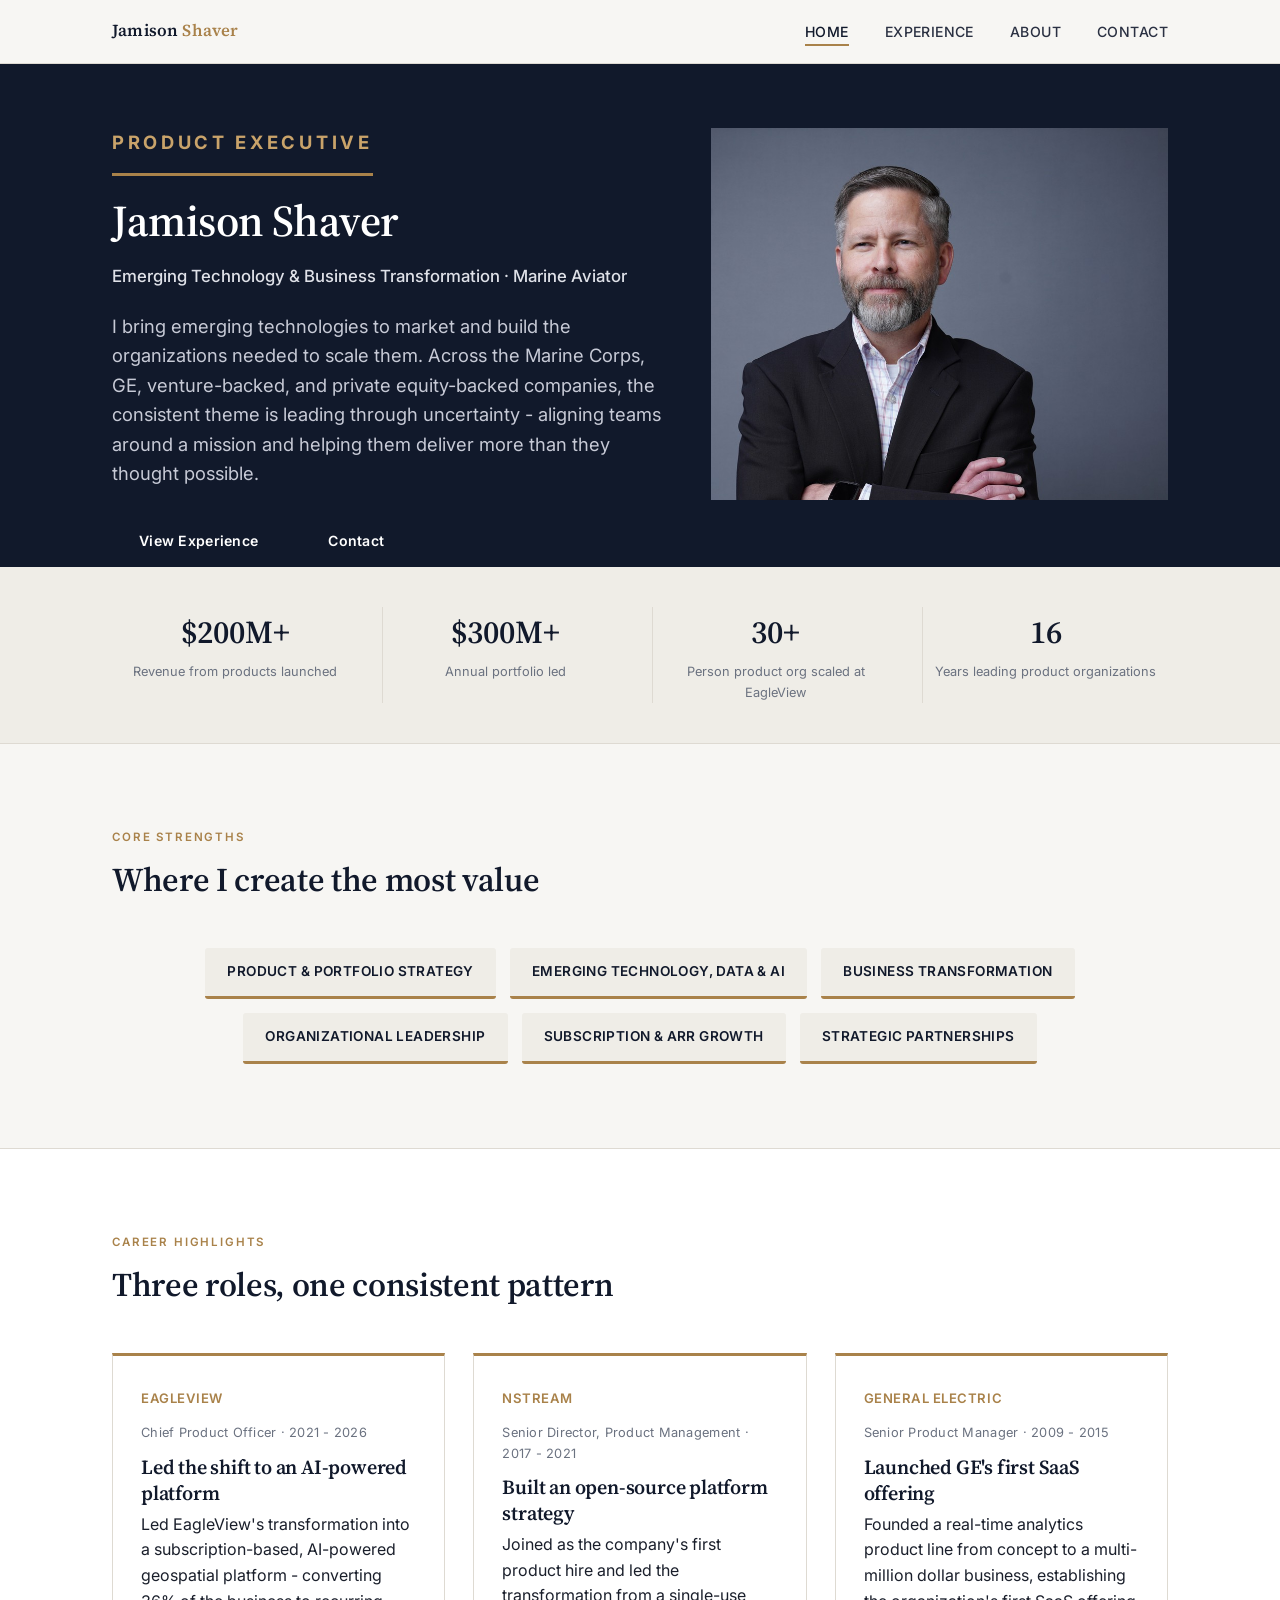
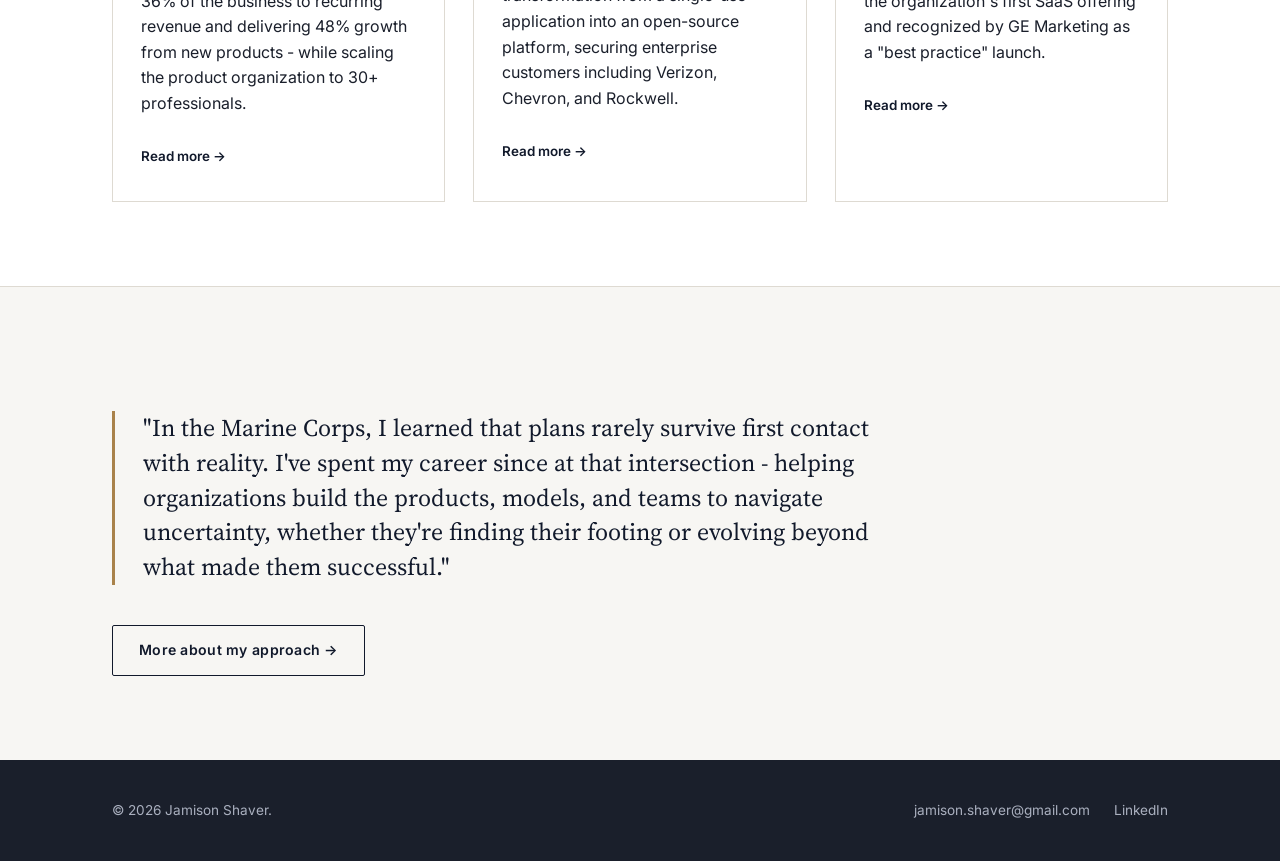
<file: index.html>
<!DOCTYPE html>
<html lang="en">
<head>
<meta charset="UTF-8" />
<meta name="viewport" content="width=device-width, initial-scale=1.0" />
<title>Jamison Shaver - Product Executive</title>
<meta name="description" content="Jamison Shaver - Product Executive specializing in emerging technology, business transformation, and organizational leadership. Former Marine Aviator." />
<link rel="preconnect" href="https://fonts.googleapis.com">
<link rel="preconnect" href="https://fonts.gstatic.com" crossorigin>
<link href="https://fonts.googleapis.com/css2?family=Inter:wght@400;500;600;700&family=Source+Serif+4:wght@500;600;700&display=swap" rel="stylesheet">
<link rel="stylesheet" href="assets/css/style.css?v=14" />
<link rel="icon" type="image/svg+xml" href="assets/img/favicon.svg" />
<meta property="og:title" content="Jamison Shaver" />
<meta property="og:description" content="Product Executive specializing in emerging technology, business transformation, and organizational leadership. Former Marine Aviator." />
<meta property="og:image" content="https://jamison-shaver.github.io/assets/img/headshot-square.jpg" />
<meta property="og:type" content="website" />
</head>
<body>

<header class="site-header">
  <nav class="nav">
    <a class="nav-brand" href="index.html">Jamison <span>Shaver</span></a>
    <ul class="nav-links">
      <li><a href="index.html" class="active">Home</a></li>
      <li><a href="experience.html">Experience</a></li>
      <li><a href="about.html">About</a></li>
      <li><a href="contact.html">Contact</a></li>
    </ul>
    <button class="nav-toggle" aria-label="Toggle menu"><span></span><span></span><span></span></button>
  </nav>
</header>

<section class="hero">
  <div class="wrap">
    <div class="hero-copy">
      <span class="eyebrow">Product Executive</span>
      <h1>Jamison Shaver</h1>
      <p class="hero-title-line">Emerging Technology &amp; Business Transformation&nbsp;&middot;&nbsp;Marine Aviator</p>
      <p class="lede">I bring emerging technologies to market and build the organizations needed to scale them. Across the Marine Corps, GE, venture-backed, and private equity-backed companies, the consistent theme is leading through uncertainty - aligning teams around a mission and helping them deliver more than they thought possible.</p>
      <div class="btn-row">
        <a class="btn btn-primary" href="experience.html">View Experience</a>
        <a class="btn btn-ghost" href="contact.html">Contact</a>
      </div>
    </div>
    <div class="hero-photo">
      <img src="assets/img/headshot-hero.jpg" alt="Portrait of Jamison Shaver" />
    </div>
  </div>
</section>

<div class="stats-band">
  <div class="wrap">
    <div class="stats-grid">
      <div class="stat">
        <div class="stat-num">$200M+</div>
        <div class="stat-label">Revenue from products launched</div>
      </div>
      <div class="stat">
        <div class="stat-num">$300M+</div>
        <div class="stat-label">Annual portfolio led</div>
      </div>
      <div class="stat">
        <div class="stat-num">30+</div>
        <div class="stat-label">Person product org scaled at EagleView</div>
      </div>
      <div class="stat">
        <div class="stat-num">16</div>
        <div class="stat-label">Years leading product organizations</div>
      </div>
    </div>
  </div>
</div>

<section>
  <div class="wrap">
    <div class="section-head">
      <span class="eyebrow">Core Strengths</span>
      <h2>Where I create the most value</h2>
    </div>
    <div class="tags">
      <span class="tag">Product &amp; Portfolio Strategy</span>
      <span class="tag">Emerging Technology, Data &amp; AI</span>
      <span class="tag">Business Transformation</span>
      <span class="tag">Organizational Leadership</span>
      <span class="tag">Subscription &amp; ARR Growth</span>
      <span class="tag">Strategic Partnerships</span>
    </div>
  </div>
</section>

<section class="section-alt">
  <div class="wrap">
    <div class="section-head">
      <span class="eyebrow">Career Highlights</span>
      <h2>Three roles, one consistent pattern</h2>
    </div>
    <div class="cards">
      <div class="card">
        <span class="company">EagleView</span>
        <div class="role-dates">Chief Product Officer · 2021 - 2026</div>
        <h3>Led the shift to an AI-powered platform</h3>
        <p>Led EagleView's transformation into a subscription-based, AI-powered geospatial platform - converting 36% of the business to recurring revenue and delivering 48% growth from new products - while scaling the product organization to 30+ professionals.</p>
        <a class="card-link" href="experience.html#eagleview">Read more →</a>
      </div>
      <div class="card">
        <span class="company">Nstream</span>
        <div class="role-dates">Senior Director, Product Management · 2017 - 2021</div>
        <h3>Built an open-source platform strategy</h3>
        <p>Joined as the company's first product hire and led the transformation from a single-use application into an open-source platform, securing enterprise customers including Verizon, Chevron, and Rockwell.</p>
        <a class="card-link" href="experience.html#nstream">Read more →</a>
      </div>
      <div class="card">
        <span class="company">General Electric</span>
        <div class="role-dates">Senior Product Manager · 2009 - 2015</div>
        <h3>Launched GE's first SaaS offering</h3>
        <p>Founded a real-time analytics product line from concept to a multi-million dollar business, establishing the organization's first SaaS offering and recognized by GE Marketing as a "best practice" launch.</p>
        <a class="card-link" href="experience.html#ge">Read more →</a>
      </div>
    </div>
  </div>
</section>

<section>
  <div class="wrap">
    <div class="pull-quote">
      "In the Marine Corps, I learned that plans rarely survive first contact with reality. I've spent my career since at that intersection - helping organizations build the products, models, and teams to navigate uncertainty, whether they're finding their footing or evolving beyond what made them successful."
    </div>
    <div class="btn-row">
      <a class="btn btn-ghost" href="about.html">More about my approach →</a>
    </div>
  </div>
</section>

<footer>
  <div class="wrap footer-row">
    <div>© 2026 Jamison Shaver.</div>
    <div class="footer-links">
      <a href="mailto:jamison.shaver@gmail.com">jamison.shaver@gmail.com</a>
      <a href="https://www.linkedin.com/in/jamisonshaver/" target="_blank" rel="noopener">LinkedIn</a>
    </div>
  </div>
</footer>

<script src="assets/js/main.js"></script>
</body>
</html>
</file>
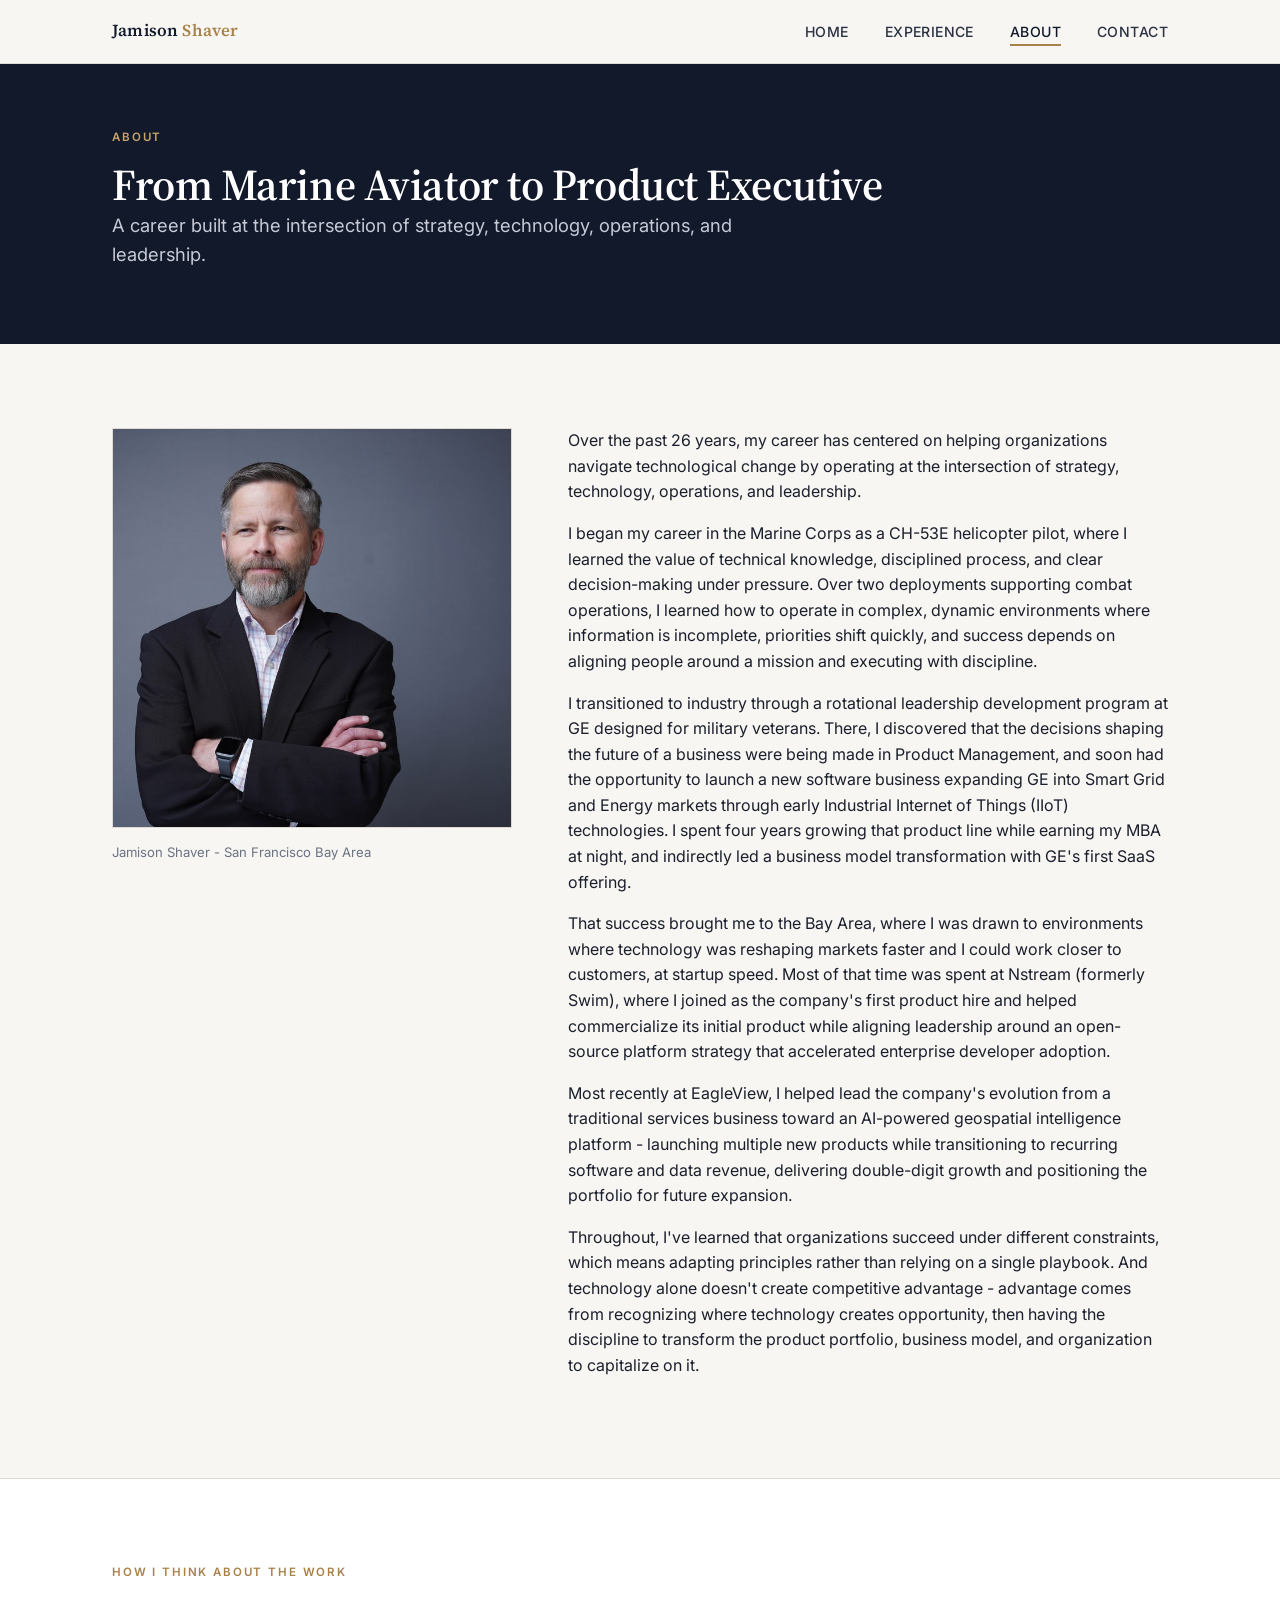
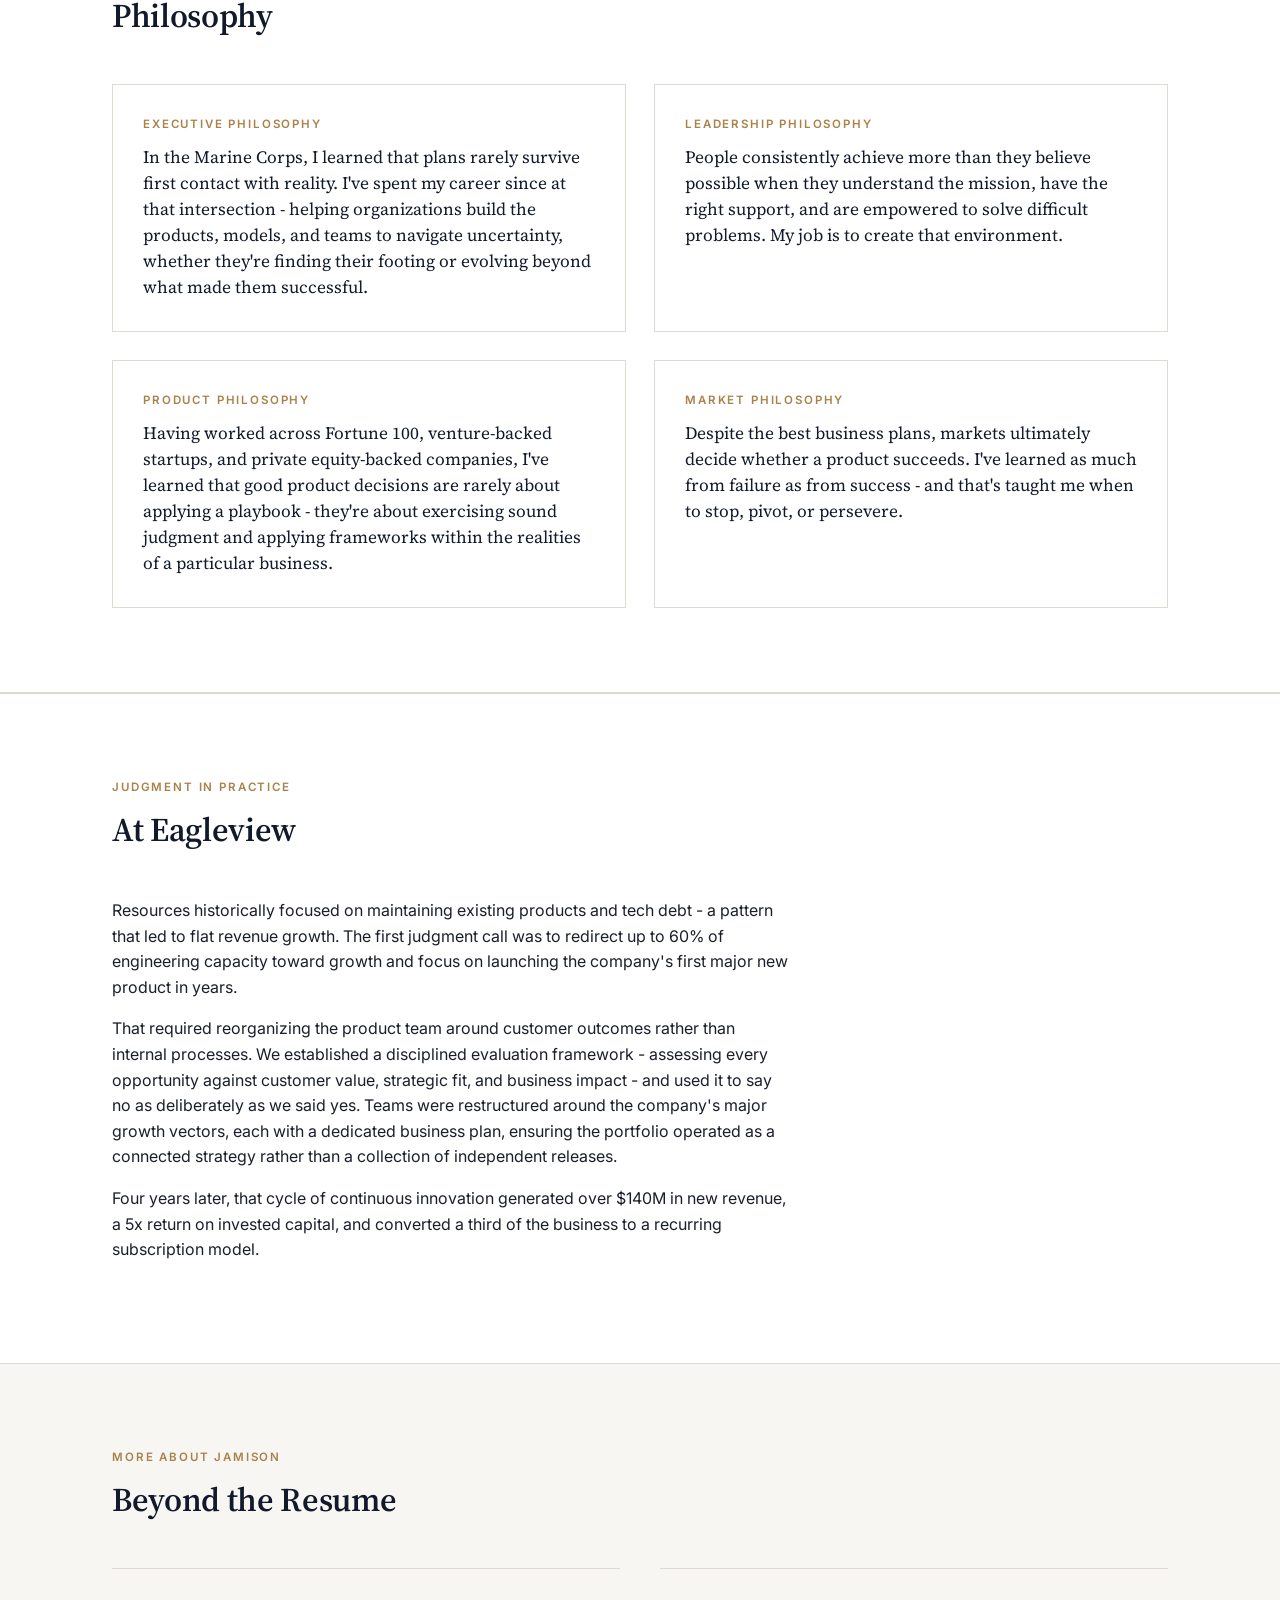
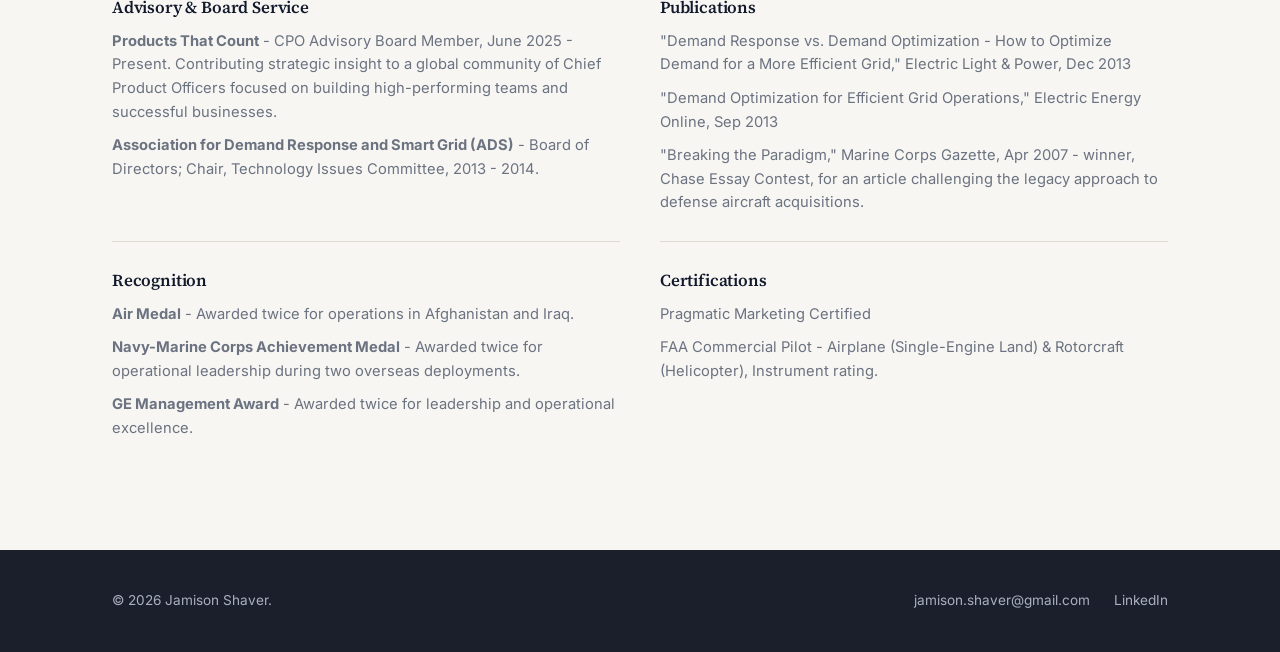
<file: about.html>
<!DOCTYPE html>
<html lang="en">
<head>
<meta charset="UTF-8" />
<meta name="viewport" content="width=device-width, initial-scale=1.0" />
<title>About - Jamison Shaver</title>
<meta name="description" content="From Marine Aviator to Product Executive - Jamison Shaver's approach to leadership, product, and navigating technology-driven change." />
<link rel="preconnect" href="https://fonts.googleapis.com">
<link rel="preconnect" href="https://fonts.gstatic.com" crossorigin>
<link href="https://fonts.googleapis.com/css2?family=Inter:wght@400;500;600;700&family=Source+Serif+4:wght@500;600;700&display=swap" rel="stylesheet">
<link rel="stylesheet" href="assets/css/style.css?v=14" />
<link rel="icon" type="image/svg+xml" href="assets/img/favicon.svg" />
<meta property="og:title" content="About - Jamison Shaver" />
<meta property="og:description" content="From Marine Aviator to Product Executive - Jamison Shaver's approach to leadership, product, and navigating technology-driven change." />
<meta property="og:image" content="assets/img/headshot-square.jpg" />
<meta property="og:type" content="website" />
<style>
  .about-grid { display: grid; grid-template-columns: 0.8fr 1.2fr; gap: 56px; align-items: start; }
  .about-photo img { border: 1px solid var(--line); }
  .about-photo .cap { font-size: 0.82rem; color: var(--muted); margin-top: 14px; }
  @media (max-width: 880px) {
    .about-grid { grid-template-columns: 1fr; gap: 32px; }
    .about-photo { max-width: 320px; margin: 0 auto; }
  }
</style>
</head>
<body>

<header class="site-header">
  <nav class="nav">
    <a class="nav-brand" href="index.html">Jamison <span>Shaver</span></a>
    <ul class="nav-links">
      <li><a href="index.html">Home</a></li>
      <li><a href="experience.html">Experience</a></li>
      <li><a href="about.html" class="active">About</a></li>
      <li><a href="contact.html">Contact</a></li>
    </ul>
    <button class="nav-toggle" aria-label="Toggle menu"><span></span><span></span><span></span></button>
  </nav>
</header>

<section class="page-hero">
  <div class="wrap">
    <span class="eyebrow">About</span>
    <h1>From Marine Aviator to Product Executive</h1>
    <p class="lede">A career built at the intersection of strategy, technology, operations, and leadership.</p>
  </div>
</section>

<section>
  <div class="wrap">
    <div class="about-grid">
      <div class="about-photo">
        <img src="assets/img/headshot-square.jpg" alt="Portrait of Jamison Shaver" />
        <p class="cap">Jamison Shaver - San Francisco Bay Area</p>
      </div>
      <div class="prose">
        <p>Over the past 26 years, my career has centered on helping organizations navigate technological change by operating at the intersection of strategy, technology, operations, and leadership.</p>
        <p>I began my career in the Marine Corps as a CH-53E helicopter pilot, where I learned the value of technical knowledge, disciplined process, and clear decision-making under pressure. Over two deployments supporting combat operations, I learned how to operate in complex, dynamic environments where information is incomplete, priorities shift quickly, and success depends on aligning people around a mission and executing with discipline.</p>
        <p>I transitioned to industry through a rotational leadership development program at GE designed for military veterans. There, I discovered that the decisions shaping the future of a business were being made in Product Management, and soon had the opportunity to launch a new software business expanding GE into Smart Grid and Energy markets through early Industrial Internet of Things (IIoT) technologies. I spent four years growing that product line while earning my MBA at night, and indirectly led a business model transformation with GE's first SaaS offering.</p>
        <p>That success brought me to the Bay Area, where I was drawn to environments where technology was reshaping markets faster and I could work closer to customers, at startup speed. Most of that time was spent at Nstream (formerly Swim), where I joined as the company's first product hire and helped commercialize its initial product while aligning leadership around an open-source platform strategy that accelerated enterprise developer adoption.</p>
        <p>Most recently at EagleView, I helped lead the company's evolution from a traditional services business toward an AI-powered geospatial intelligence platform - launching multiple new products while transitioning to recurring software and data revenue, delivering double-digit growth and positioning the portfolio for future expansion.</p>
        <p>Throughout, I've learned that organizations succeed under different constraints, which means adapting principles rather than relying on a single playbook. And technology alone doesn't create competitive advantage - advantage comes from recognizing where technology creates opportunity, then having the discipline to transform the product portfolio, business model, and organization to capitalize on it.</p>
      </div>
    </div>
  </div>
</section>

<section class="section-alt">
  <div class="wrap">
    <div class="section-head">
      <span class="eyebrow">How I Think About the Work</span>
      <h2>Philosophy</h2>
    </div>
    <div class="philosophy-grid">
      <div class="phil-card">
        <span class="eyebrow">Executive Philosophy</span>
        <p>In the Marine Corps, I learned that plans rarely survive first contact with reality. I've spent my career since at that intersection - helping organizations build the products, models, and teams to navigate uncertainty, whether they're finding their footing or evolving beyond what made them successful.</p>
      </div>
      <div class="phil-card">
        <span class="eyebrow">Leadership Philosophy</span>
        <p>People consistently achieve more than they believe possible when they understand the mission, have the right support, and are empowered to solve difficult problems. My job is to create that environment.</p>
      </div>
      <div class="phil-card">
        <span class="eyebrow">Product Philosophy</span>
        <p>Having worked across Fortune 100, venture-backed startups, and private equity-backed companies, I've learned that good product decisions are rarely about applying a playbook - they're about exercising sound judgment and applying frameworks within the realities of a particular business.</p>
      </div>
      <div class="phil-card">
        <span class="eyebrow">Market Philosophy</span>
        <p>Despite the best business plans, markets ultimately decide whether a product succeeds. I've learned as much from failure as from success - and that's taught me when to stop, pivot, or persevere.</p>
      </div>
    </div>
  </div>
</section>

<section class="section-alt">
  <div class="wrap">
    <div class="section-head">
      <span class="eyebrow">Judgment in Practice</span>
      <h2>At Eagleview</h2>
    </div>
    <div class="prose" style="max-width: 680px;">
      <p>Resources historically focused on maintaining existing products and tech debt - a pattern that led to flat revenue growth. The first judgment call was to redirect up to 60% of engineering capacity toward growth and focus on launching the company's first major new product in years.</p>
      <p>That required reorganizing the product team around customer outcomes rather than internal processes. We established a disciplined evaluation framework - assessing every opportunity against customer value, strategic fit, and business impact - and used it to say no as deliberately as we said yes. Teams were restructured around the company's major growth vectors, each with a dedicated business plan, ensuring the portfolio operated as a connected strategy rather than a collection of independent releases.</p>
      <p>Four years later, that cycle of continuous innovation generated over $140M in new revenue, a 5x return on invested capital, and converted a third of the business to a recurring subscription model.</p>
    </div>
  </div>
</section>

<section>
  <div class="wrap">
    <div class="section-head">
      <span class="eyebrow">More About Jamison</span>
      <h2>Beyond the Resume</h2>
    </div>
    <div class="beyond-grid">
      <div class="beyond-item">
        <h4>Advisory &amp; Board Service</h4>
        <p><strong>Products That Count</strong> - CPO Advisory Board Member, June 2025 - Present. Contributing strategic insight to a global community of Chief Product Officers focused on building high-performing teams and successful businesses.</p>
        <p><strong>Association for Demand Response and Smart Grid (ADS)</strong> - Board of Directors; Chair, Technology Issues Committee, 2013 - 2014.</p>
      </div>
      <div class="beyond-item">
        <h4>Publications</h4>
        <p>"Demand Response vs. Demand Optimization - How to Optimize Demand for a More Efficient Grid," Electric Light &amp; Power, Dec 2013</p>
        <p>"Demand Optimization for Efficient Grid Operations," Electric Energy Online, Sep 2013</p>
        <p>"Breaking the Paradigm," Marine Corps Gazette, Apr 2007 - winner, Chase Essay Contest, for an article challenging the legacy approach to defense aircraft acquisitions.</p>
      </div>
      <div class="beyond-item">
        <h4>Recognition</h4>
        <p><strong>Air Medal</strong> - Awarded twice for operations in Afghanistan and Iraq.</p>
        <p><strong>Navy-Marine Corps Achievement Medal</strong> - Awarded twice for operational leadership during two overseas deployments.</p>
        <p><strong>GE Management Award</strong> - Awarded twice for leadership and operational excellence.</p>
      </div>
      <div class="beyond-item">
        <h4>Certifications</h4>
        <p>Pragmatic Marketing Certified</p>
        <p>FAA Commercial Pilot - Airplane (Single-Engine Land) &amp; Rotorcraft (Helicopter), Instrument rating.</p>
      </div>
    </div>
  </div>
</section>

<footer>
  <div class="wrap footer-row">
    <div>© 2026 Jamison Shaver.</div>
    <div class="footer-links">
      <a href="mailto:jamison.shaver@gmail.com">jamison.shaver@gmail.com</a>
      <a href="https://www.linkedin.com/in/jamisonshaver/" target="_blank" rel="noopener">LinkedIn</a>
    </div>
  </div>
</footer>

<script src="assets/js/main.js"></script>
</body>
</html>
</file>
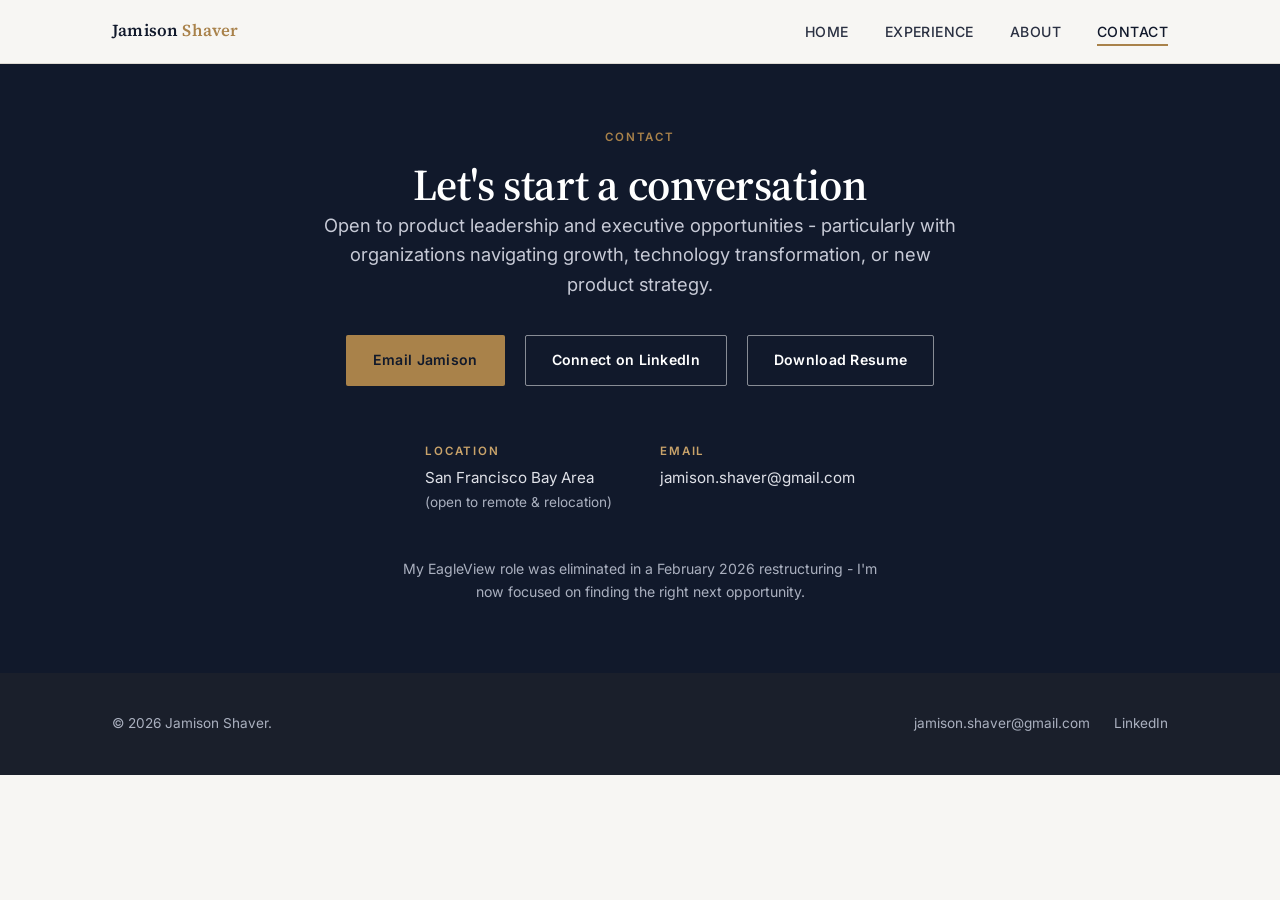
<file: contact.html>
<!DOCTYPE html>
<html lang="en">
<head>
<meta charset="UTF-8" />
<meta name="viewport" content="width=device-width, initial-scale=1.0" />
<title>Contact - Jamison Shaver</title>
<meta name="description" content="Get in touch with Jamison Shaver - Product Executive based in the San Francisco Bay Area." />
<link rel="preconnect" href="https://fonts.googleapis.com">
<link rel="preconnect" href="https://fonts.gstatic.com" crossorigin>
<link href="https://fonts.googleapis.com/css2?family=Inter:wght@400;500;600;700&family=Source+Serif+4:wght@500;600;700&display=swap" rel="stylesheet">
<link rel="stylesheet" href="assets/css/style.css?v=14" />
<link rel="icon" type="image/svg+xml" href="assets/img/favicon.svg" />
<meta property="og:title" content="Contact - Jamison Shaver" />
<meta property="og:description" content="Get in touch with Jamison Shaver - Product Executive based in the San Francisco Bay Area." />
<meta property="og:image" content="assets/img/headshot-square.jpg" />
<meta property="og:type" content="website" />
</head>
<body>

<header class="site-header">
  <nav class="nav">
    <a class="nav-brand" href="index.html">Jamison <span>Shaver</span></a>
    <ul class="nav-links">
      <li><a href="index.html">Home</a></li>
      <li><a href="experience.html">Experience</a></li>
      <li><a href="about.html">About</a></li>
      <li><a href="contact.html" class="active">Contact</a></li>
    </ul>
    <button class="nav-toggle" aria-label="Toggle menu"><span></span><span></span><span></span></button>
  </nav>
</header>

<section class="contact-hero">
  <div class="wrap">
    <span class="eyebrow">Contact</span>
    <h1>Let's start a conversation</h1>
    <p class="lede">Open to product leadership and executive opportunities - particularly with organizations navigating growth, technology transformation, or new product strategy.</p>
    <div class="contact-methods">
      <a class="btn btn-primary" href="mailto:jamison.shaver@gmail.com">Email Jamison</a>
      <a class="btn btn-ghost" href="https://www.linkedin.com/in/jamisonshaver/" target="_blank" rel="noopener">Connect on LinkedIn</a>
      <a class="btn btn-ghost" href="assets/docs/Jamison-Shaver-Resume.pdf" download>Download Resume</a>
    </div>

    <div class="contact-meta">
      <div class="contact-meta-item">
        <span class="eyebrow">Location</span>
        <p>San Francisco Bay Area</p>
        <p class="meta-sub">(open to remote &amp; relocation)</p>
      </div>
      <div class="contact-meta-item">
        <span class="eyebrow">Email</span>
        <p>jamison.shaver@gmail.com</p>
      </div>
    </div>
    <p class="contact-note">My EagleView role was eliminated in a February 2026 restructuring - I'm now focused on finding the right next opportunity.</p>
  </div>
</section>

<footer>
  <div class="wrap footer-row">
    <div>© 2026 Jamison Shaver.</div>
    <div class="footer-links">
      <a href="mailto:jamison.shaver@gmail.com">jamison.shaver@gmail.com</a>
      <a href="https://www.linkedin.com/in/jamisonshaver/" target="_blank" rel="noopener">LinkedIn</a>
    </div>
  </div>
</footer>

<script src="assets/js/main.js"></script>
</body>
</html>
</file>
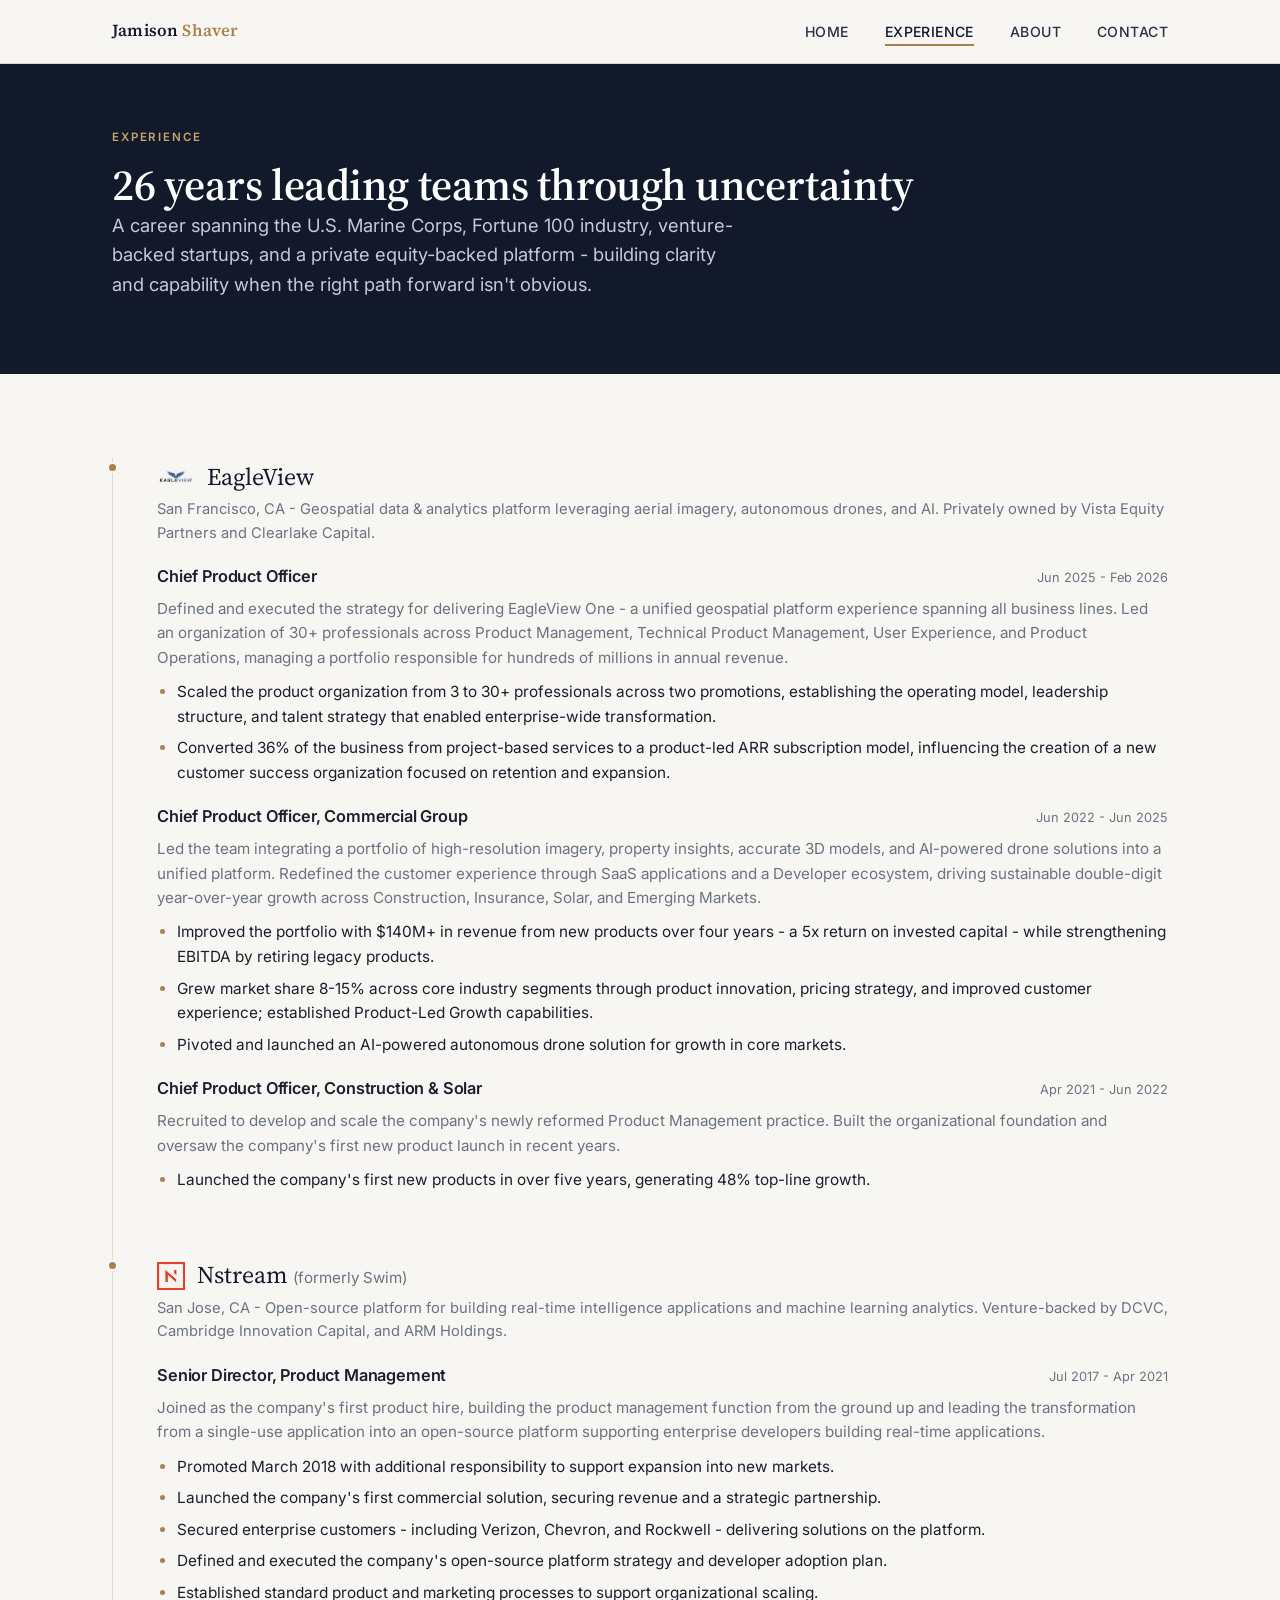
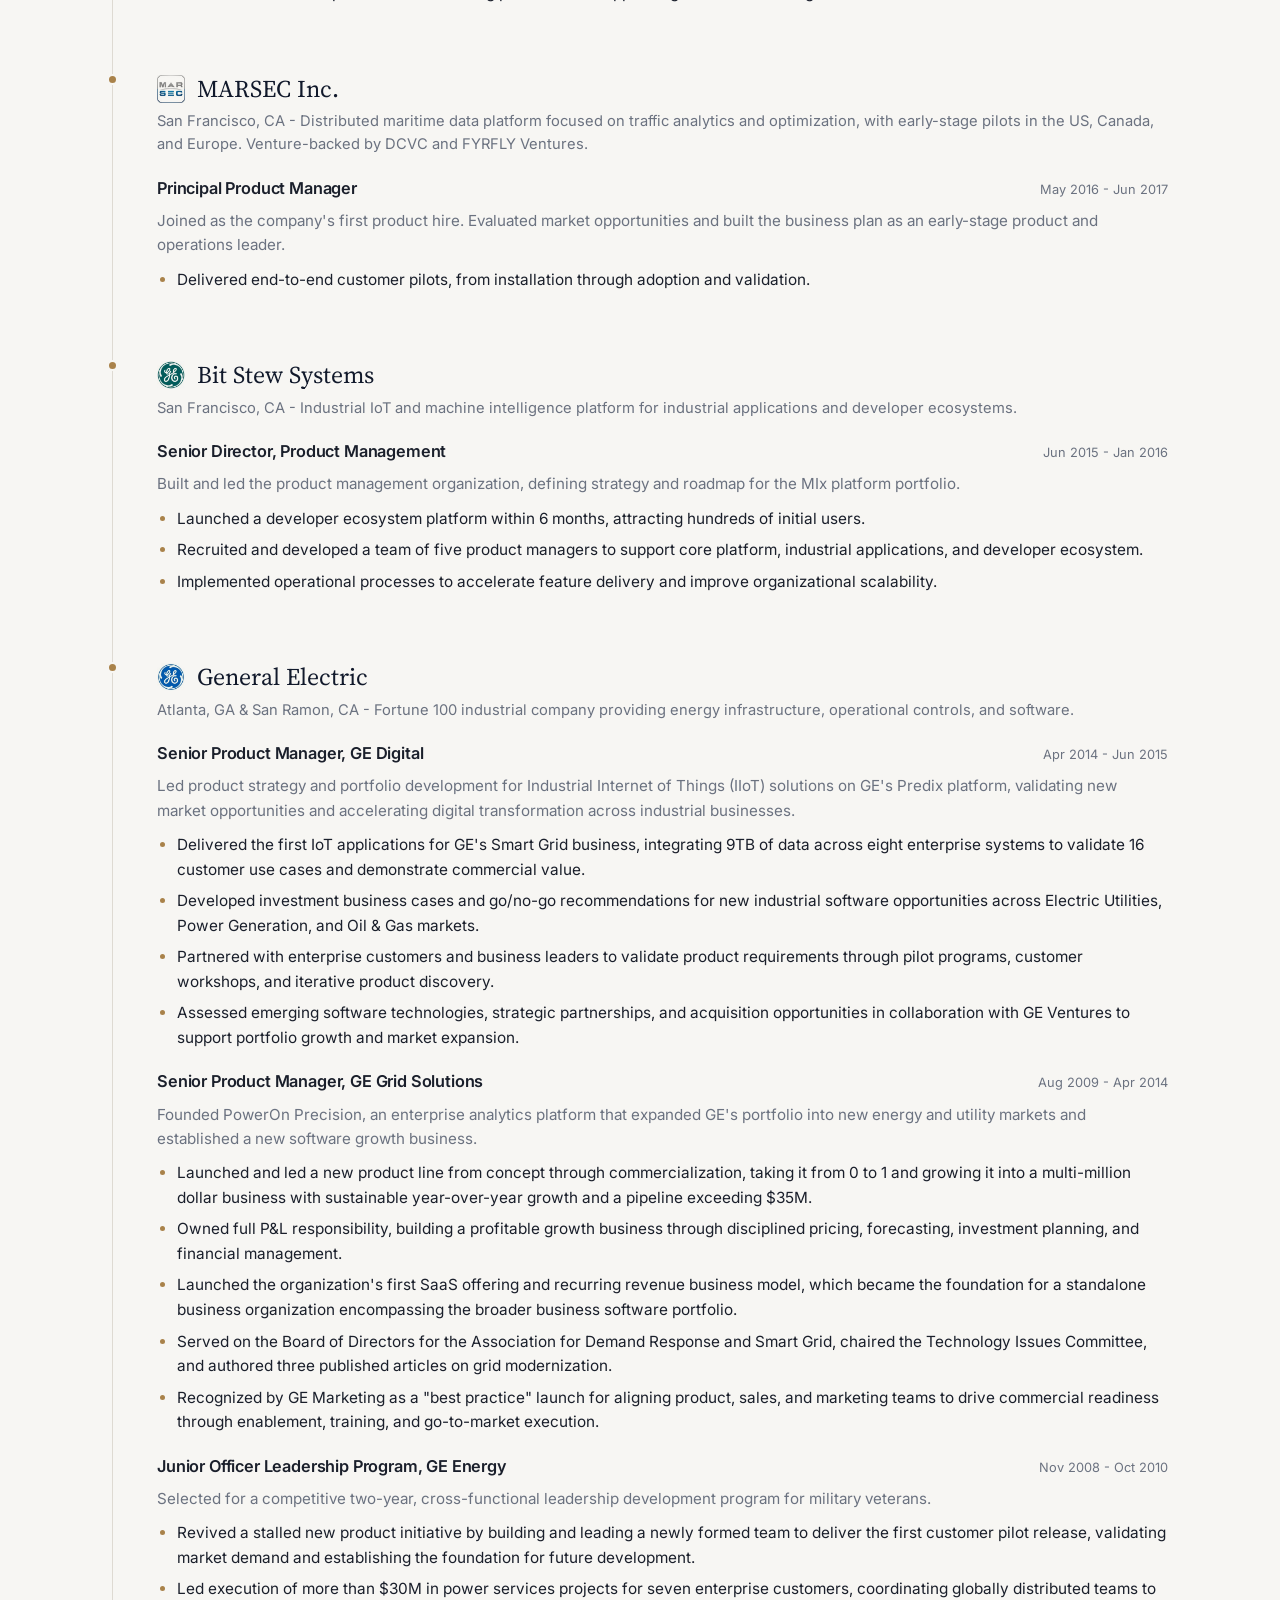
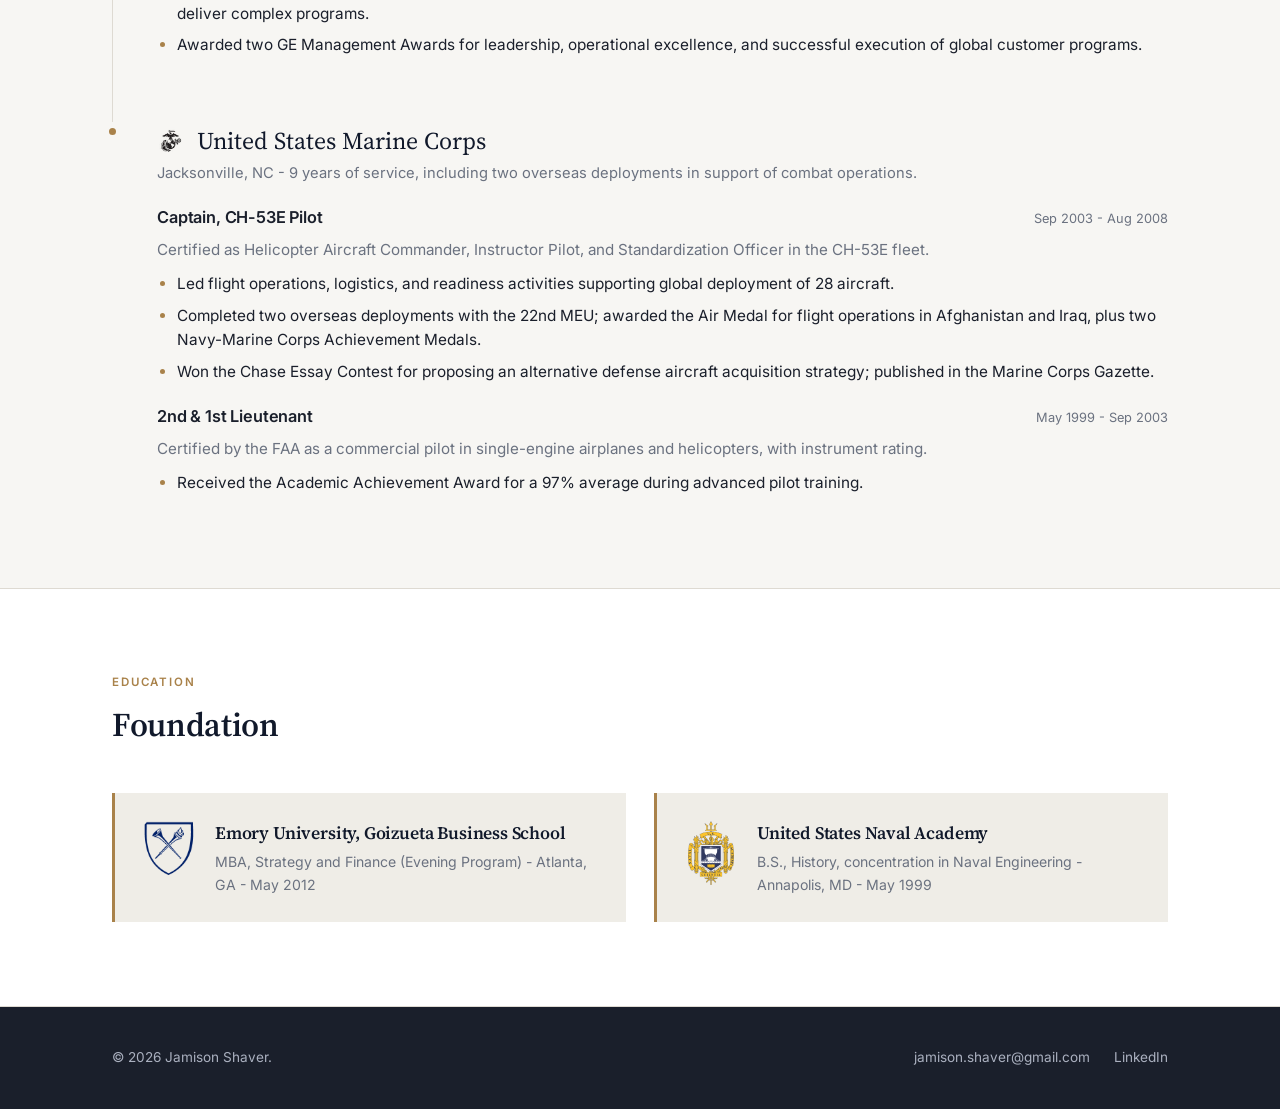
<file: experience.html>
<!DOCTYPE html>
<html lang="en">
<head>
<meta charset="UTF-8" />
<meta name="viewport" content="width=device-width, initial-scale=1.0" />
<title>Experience - Jamison Shaver</title>
<meta name="description" content="Career history of Jamison Shaver across EagleView, Nstream, MARSEC, Bit Stew Systems, General Electric, and the U.S. Marine Corps." />
<link rel="preconnect" href="https://fonts.googleapis.com">
<link rel="preconnect" href="https://fonts.gstatic.com" crossorigin>
<link href="https://fonts.googleapis.com/css2?family=Inter:wght@400;500;600;700&family=Source+Serif+4:wght@500;600;700&display=swap" rel="stylesheet">
<link rel="stylesheet" href="assets/css/style.css?v=14" />
<link rel="icon" type="image/svg+xml" href="assets/img/favicon.svg" />
<meta property="og:title" content="Experience - Jamison Shaver" />
<meta property="og:description" content="Career history of Jamison Shaver across EagleView, Nstream, MARSEC, Bit Stew Systems, General Electric, and the U.S. Marine Corps." />
<meta property="og:image" content="assets/img/headshot-square.jpg" />
<meta property="og:type" content="website" />
</head>
<body>

<header class="site-header">
  <nav class="nav">
    <a class="nav-brand" href="index.html">Jamison <span>Shaver</span></a>
    <ul class="nav-links">
      <li><a href="index.html">Home</a></li>
      <li><a href="experience.html" class="active">Experience</a></li>
      <li><a href="about.html">About</a></li>
      <li><a href="contact.html">Contact</a></li>
    </ul>
    <button class="nav-toggle" aria-label="Toggle menu"><span></span><span></span><span></span></button>
  </nav>
</header>

<section class="page-hero">
  <div class="wrap">
    <span class="eyebrow">Experience</span>
    <h1>26 years leading teams through uncertainty</h1>
    <p class="lede">A career spanning the U.S. Marine Corps, Fortune 100 industry, venture-backed startups, and a private equity-backed platform - building clarity and capability when the right path forward isn't obvious.</p>
  </div>
</section>

<section>
  <div class="wrap">
    <div class="timeline">

      <div class="tl-item" id="eagleview">
        <div class="tl-dot"></div>
        <div class="tl-org-row">
          <img class="tl-logo" src="assets/img/logo-eagleview.jpeg" alt="EagleView" style="height:38px; max-width:160px;" />
          <div class="tl-org">EagleView</div>
        </div>
        <div class="tl-org-sub">San Francisco, CA - Geospatial data &amp; analytics platform leveraging aerial imagery, autonomous drones, and AI. Privately owned by Vista Equity Partners and Clearlake Capital.</div>

        <div class="tl-role">
          <h4>Chief Product Officer</h4>
          <span class="tl-dates">Jun 2025 - Feb 2026</span>
        </div>
        <p class="tl-role-desc">Defined and executed the strategy for delivering EagleView One - a unified geospatial platform experience spanning all business lines. Led an organization of 30+ professionals across Product Management, Technical Product Management, User Experience, and Product Operations, managing a portfolio responsible for hundreds of millions in annual revenue.</p>
        <ul class="tl-bullets">
          <li>Scaled the product organization from 3 to 30+ professionals across two promotions, establishing the operating model, leadership structure, and talent strategy that enabled enterprise-wide transformation.</li>
          <li>Converted 36% of the business from project-based services to a product-led ARR subscription model, influencing the creation of a new customer success organization focused on retention and expansion.</li>
        </ul>

        <div class="tl-role">
          <h4>Chief Product Officer, Commercial Group</h4>
          <span class="tl-dates">Jun 2022 - Jun 2025</span>
        </div>
        <p class="tl-role-desc">Led the team integrating a portfolio of high-resolution imagery, property insights, accurate 3D models, and AI-powered drone solutions into a unified platform. Redefined the customer experience through SaaS applications and a Developer ecosystem, driving sustainable double-digit year-over-year growth across Construction, Insurance, Solar, and Emerging Markets.</p>
        <ul class="tl-bullets">
          <li>Improved the portfolio with $140M+ in revenue from new products over four years - a 5x return on invested capital - while strengthening EBITDA by retiring legacy products.</li>
          <li>Grew market share 8-15% across core industry segments through product innovation, pricing strategy, and improved customer experience; established Product-Led Growth capabilities.</li>
          <li>Pivoted and launched an AI-powered autonomous drone solution for growth in core markets.</li>
        </ul>

        <div class="tl-role">
          <h4>Chief Product Officer, Construction &amp; Solar</h4>
          <span class="tl-dates">Apr 2021 - Jun 2022</span>
        </div>
        <p class="tl-role-desc">Recruited to develop and scale the company's newly reformed Product Management practice. Built the organizational foundation and oversaw the company's first new product launch in recent years.</p>
        <ul class="tl-bullets">
          <li>Launched the company's first new products in over five years, generating 48% top-line growth.</li>
        </ul>
      </div>

      <div class="tl-item" id="nstream">
        <div class="tl-dot"></div>
        <div class="tl-org-row">
          <img class="tl-logo" src="assets/img/logo-nstream.jpeg" alt="Nstream" />
          <div class="tl-org">Nstream <span style="font-family: var(--sans); font-size: 0.95rem; color: var(--muted); font-weight: 400;">(formerly Swim)</span></div>
        </div>
        <div class="tl-org-sub">San Jose, CA - Open-source platform for building real-time intelligence applications and machine learning analytics. Venture-backed by DCVC, Cambridge Innovation Capital, and ARM Holdings.</div>

        <div class="tl-role">
          <h4>Senior Director, Product Management</h4>
          <span class="tl-dates">Jul 2017 - Apr 2021</span>
        </div>
        <p class="tl-role-desc">Joined as the company's first product hire, building the product management function from the ground up and leading the transformation from a single-use application into an open-source platform supporting enterprise developers building real-time applications.</p>
        <ul class="tl-bullets">
          <li>Promoted March 2018 with additional responsibility to support expansion into new markets.</li>
          <li>Launched the company's first commercial solution, securing revenue and a strategic partnership.</li>
          <li>Secured enterprise customers - including Verizon, Chevron, and Rockwell - delivering solutions on the platform.</li>
          <li>Defined and executed the company's open-source platform strategy and developer adoption plan.</li>
          <li>Established standard product and marketing processes to support organizational scaling.</li>
        </ul>
      </div>

      <div class="tl-item" id="marsec">
        <div class="tl-dot"></div>
        <div class="tl-org-row">
          <img class="tl-logo" src="assets/img/logo-marsec.jpeg" alt="MARSEC" />
          <div class="tl-org">MARSEC Inc.</div>
        </div>
        <div class="tl-org-sub">San Francisco, CA - Distributed maritime data platform focused on traffic analytics and optimization, with early-stage pilots in the US, Canada, and Europe. Venture-backed by DCVC and FYRFLY Ventures.</div>

        <div class="tl-role">
          <h4>Principal Product Manager</h4>
          <span class="tl-dates">May 2016 - Jun 2017</span>
        </div>
        <p class="tl-role-desc">Joined as the company's first product hire. Evaluated market opportunities and built the business plan as an early-stage product and operations leader.</p>
        <ul class="tl-bullets">
          <li>Delivered end-to-end customer pilots, from installation through adoption and validation.</li>
        </ul>
      </div>

      <div class="tl-item" id="bitstew">
        <div class="tl-dot"></div>
        <div class="tl-org-row">
          <img class="tl-logo" src="assets/img/logo-bitstew.jpeg" alt="Bit Stew Systems" />
          <div class="tl-org">Bit Stew Systems</div>
        </div>
        <div class="tl-org-sub">San Francisco, CA - Industrial IoT and machine intelligence platform for industrial applications and developer ecosystems.</div>

        <div class="tl-role">
          <h4>Senior Director, Product Management</h4>
          <span class="tl-dates">Jun 2015 - Jan 2016</span>
        </div>
        <p class="tl-role-desc">Built and led the product management organization, defining strategy and roadmap for the MIx platform portfolio.</p>
        <ul class="tl-bullets">
          <li>Launched a developer ecosystem platform within 6 months, attracting hundreds of initial users.</li>
          <li>Recruited and developed a team of five product managers to support core platform, industrial applications, and developer ecosystem.</li>
          <li>Implemented operational processes to accelerate feature delivery and improve organizational scalability.</li>
        </ul>
      </div>

      <div class="tl-item" id="ge">
        <div class="tl-dot"></div>
        <div class="tl-org-row">
          <img class="tl-logo" src="assets/img/logo-ge.jpeg" alt="General Electric" />
          <div class="tl-org">General Electric</div>
        </div>
        <div class="tl-org-sub">Atlanta, GA &amp; San Ramon, CA - Fortune 100 industrial company providing energy infrastructure, operational controls, and software.</div>

        <div class="tl-role">
          <h4>Senior Product Manager, GE Digital</h4>
          <span class="tl-dates">Apr 2014 - Jun 2015</span>
        </div>
        <p class="tl-role-desc">Led product strategy and portfolio development for Industrial Internet of Things (IIoT) solutions on GE's Predix platform, validating new market opportunities and accelerating digital transformation across industrial businesses.</p>
        <ul class="tl-bullets">
          <li>Delivered the first IoT applications for GE's Smart Grid business, integrating 9TB of data across eight enterprise systems to validate 16 customer use cases and demonstrate commercial value.</li>
          <li>Developed investment business cases and go/no-go recommendations for new industrial software opportunities across Electric Utilities, Power Generation, and Oil &amp; Gas markets.</li>
          <li>Partnered with enterprise customers and business leaders to validate product requirements through pilot programs, customer workshops, and iterative product discovery.</li>
          <li>Assessed emerging software technologies, strategic partnerships, and acquisition opportunities in collaboration with GE Ventures to support portfolio growth and market expansion.</li>
        </ul>

        <div class="tl-role">
          <h4>Senior Product Manager, GE Grid Solutions</h4>
          <span class="tl-dates">Aug 2009 - Apr 2014</span>
        </div>
        <p class="tl-role-desc">Founded PowerOn Precision, an enterprise analytics platform that expanded GE's portfolio into new energy and utility markets and established a new software growth business.</p>
        <ul class="tl-bullets">
          <li>Launched and led a new product line from concept through commercialization, taking it from 0 to 1 and growing it into a multi-million dollar business with sustainable year-over-year growth and a pipeline exceeding $35M.</li>
          <li>Owned full P&amp;L responsibility, building a profitable growth business through disciplined pricing, forecasting, investment planning, and financial management.</li>
          <li>Launched the organization's first SaaS offering and recurring revenue business model, which became the foundation for a standalone business organization encompassing the broader business software portfolio.</li>
          <li>Served on the Board of Directors for the Association for Demand Response and Smart Grid, chaired the Technology Issues Committee, and authored three published articles on grid modernization.</li>
          <li>Recognized by GE Marketing as a "best practice" launch for aligning product, sales, and marketing teams to drive commercial readiness through enablement, training, and go-to-market execution.</li>
        </ul>

        <div class="tl-role">
          <h4>Junior Officer Leadership Program, GE Energy</h4>
          <span class="tl-dates">Nov 2008 - Oct 2010</span>
        </div>
        <p class="tl-role-desc">Selected for a competitive two-year, cross-functional leadership development program for military veterans.</p>
        <ul class="tl-bullets">
          <li>Revived a stalled new product initiative by building and leading a newly formed team to deliver the first customer pilot release, validating market demand and establishing the foundation for future development.</li>
          <li>Led execution of more than $30M in power services projects for seven enterprise customers, coordinating globally distributed teams to deliver complex programs.</li>
          <li>Awarded two GE Management Awards for leadership, operational excellence, and successful execution of global customer programs.</li>
        </ul>
      </div>

      <div class="tl-item" id="usmc">
        <div class="tl-dot"></div>
        <div class="tl-org-row">
          <img class="tl-logo" src="assets/img/logo-usmc.jpeg" alt="United States Marine Corps" />
          <div class="tl-org">United States Marine Corps</div>
        </div>
        <div class="tl-org-sub">Jacksonville, NC - 9 years of service, including two overseas deployments in support of combat operations.</div>

        <div class="tl-role">
          <h4>Captain, CH-53E Pilot</h4>
          <span class="tl-dates">Sep 2003 - Aug 2008</span>
        </div>
        <p class="tl-role-desc">Certified as Helicopter Aircraft Commander, Instructor Pilot, and Standardization Officer in the CH-53E fleet.</p>
        <ul class="tl-bullets">
          <li>Led flight operations, logistics, and readiness activities supporting global deployment of 28 aircraft.</li>
          <li>Completed two overseas deployments with the 22nd MEU; awarded the Air Medal for flight operations in Afghanistan and Iraq, plus two Navy-Marine Corps Achievement Medals.</li>
          <li>Won the Chase Essay Contest for proposing an alternative defense aircraft acquisition strategy; published in the Marine Corps Gazette.</li>
        </ul>

        <div class="tl-role">
          <h4>2nd &amp; 1st Lieutenant</h4>
          <span class="tl-dates">May 1999 - Sep 2003</span>
        </div>
        <p class="tl-role-desc">Certified by the FAA as a commercial pilot in single-engine airplanes and helicopters, with instrument rating.</p>
        <ul class="tl-bullets">
          <li>Received the Academic Achievement Award for a 97% average during advanced pilot training.</li>
        </ul>
      </div>

    </div>
  </div>
</section>

<section class="section-alt" id="education">
  <div class="wrap">
    <div class="section-head">
      <span class="eyebrow">Education</span>
      <h2>Foundation</h2>
    </div>
    <div class="edu-grid">
      <div class="edu-card">
        <div class="edu-badge"><img src="assets/img/emory-crest.png" alt="Emory University, Goizueta Business School crest" /></div>
        <div>
          <h4>Emory University, Goizueta Business School</h4>
          <div class="edu-sub">MBA, Strategy and Finance (Evening Program) - Atlanta, GA - May 2012</div>
        </div>
      </div>
      <div class="edu-card">
        <div class="edu-badge"><img src="assets/img/usna-crest.png" alt="United States Naval Academy crest" /></div>
        <div>
          <h4>United States Naval Academy</h4>
          <div class="edu-sub">B.S., History, concentration in Naval Engineering - Annapolis, MD - May 1999</div>
        </div>
      </div>
    </div>
  </div>
</section>

<footer>
  <div class="wrap footer-row">
    <div>© 2026 Jamison Shaver.</div>
    <div class="footer-links">
      <a href="mailto:jamison.shaver@gmail.com">jamison.shaver@gmail.com</a>
      <a href="https://www.linkedin.com/in/jamisonshaver/" target="_blank" rel="noopener">LinkedIn</a>
    </div>
  </div>
</footer>

<script src="assets/js/main.js"></script>
</body>
</html>
</file>
<file: assets/css/style.css>
/* ===========================================================
   Jamison Shaver — Executive Site
   Style: executive minimal — navy/charcoal, gold accent
   =========================================================== */

:root {
  --navy: #11192b;
  --navy-2: #1b2640;
  --charcoal: #2b3142;
  --ink: #1a1f2b;
  --paper: #f7f6f3;
  --paper-2: #efede7;
  --line: #dedad2;
  --gold: #a9824a;
  --gold-light: #c9a36a;
  --muted: #6b7280;
  --white: #ffffff;

  --serif: "Source Serif 4", Georgia, "Times New Roman", serif;
  --sans: "Inter", -apple-system, BlinkMacSystemFont, "Segoe UI", Helvetica, Arial, sans-serif;

  --maxw: 1120px;
}

* { box-sizing: border-box; }
html { scroll-behavior: smooth; }

body {
  margin: 0;
  font-family: var(--sans);
  color: var(--ink);
  background: var(--paper);
  line-height: 1.6;
  -webkit-font-smoothing: antialiased;
}

img { max-width: 100%; display: block; }

a { color: inherit; text-decoration: none; }

.wrap {
  max-width: var(--maxw);
  margin: 0 auto;
  padding: 0 32px;
}

h1, h2, h3, h4 {
  font-family: var(--serif);
  font-weight: 600;
  margin: 0;
  letter-spacing: -0.01em;
  color: var(--navy);
}

h1 { font-size: clamp(2rem, 4.2vw, 2.75rem); line-height: 1.15; }
h2 { font-size: clamp(1.6rem, 2.6vw, 2.1rem); line-height: 1.2; }
h3 { font-size: 1.25rem; line-height: 1.3; }

p { margin: 0 0 1em; color: var(--ink); }

.eyebrow {
  font-family: var(--sans);
  font-size: 0.72rem;
  letter-spacing: 0.16em;
  text-transform: uppercase;
  color: var(--gold);
  font-weight: 600;
  margin-bottom: 14px;
  display: block;
}

.lede {
  font-size: 1.15rem;
  color: var(--muted);
  max-width: 640px;
}

/* ---------- Header / Nav ---------- */
.site-header {
  position: sticky;
  top: 0;
  z-index: 50;
  background: rgba(247, 246, 243, 0.92);
  backdrop-filter: saturate(180%) blur(10px);
  border-bottom: 1px solid var(--line);
}

.nav {
  display: flex;
  align-items: center;
  justify-content: space-between;
  padding: 18px 32px;
  max-width: var(--maxw);
  margin: 0 auto;
}

.nav-brand {
  font-family: var(--serif);
  font-weight: 600;
  font-size: 1.05rem;
  color: var(--navy);
  letter-spacing: 0.01em;
}

.nav-brand span { color: var(--gold); }

.nav-links {
  display: flex;
  gap: 36px;
  list-style: none;
  margin: 0;
  padding: 0;
}

.nav-links a {
  font-size: 0.88rem;
  letter-spacing: 0.03em;
  text-transform: uppercase;
  color: var(--charcoal);
  font-weight: 500;
  padding-bottom: 4px;
  border-bottom: 2px solid transparent;
  transition: border-color 0.2s, color 0.2s;
}

.nav-links a:hover,
.nav-links a.active {
  color: var(--navy);
  border-bottom-color: var(--gold);
}

.nav-toggle {
  display: none;
  background: none;
  border: none;
  cursor: pointer;
  padding: 6px;
}
.nav-toggle span {
  display: block;
  width: 22px;
  height: 2px;
  background: var(--navy);
  margin: 5px 0;
}

/* ---------- Buttons ---------- */
.btn {
  display: inline-flex;
  align-items: center;
  gap: 8px;
  padding: 13px 26px;
  font-size: 0.88rem;
  font-weight: 600;
  letter-spacing: 0.02em;
  border-radius: 2px;
  border: 1px solid transparent;
  cursor: pointer;
  transition: all 0.2s ease;
}

.btn-primary {
  background: var(--navy);
  color: var(--white);
}
.btn-primary:hover { background: var(--gold); color: var(--navy); }

.btn-ghost {
  background: transparent;
  color: var(--navy);
  border-color: var(--navy);
}
.btn-ghost:hover { background: var(--navy); color: var(--white); }

/* on navy backgrounds (hero, contact-hero), ghost buttons need light text to stay readable */
.hero-copy .btn-ghost {
  color: var(--white);
  border-color: transparent;
}
.hero-copy .btn-ghost:hover {
  background: var(--gold);
  color: var(--navy);
  border-color: var(--gold);
}

.btn-row { display: flex; gap: 16px; flex-wrap: wrap; margin-top: 28px; }

/* ---------- Hero (home) ---------- */
.hero {
  background: var(--navy);
  color: var(--white);
  overflow: hidden;
  padding: 0;
}

.hero .wrap {
  display: grid;
  grid-template-columns: 1.1fr 0.9fr;
  align-items: start;
  gap: 40px;
  padding-top: 64px;
  padding-bottom: 0;
}

.hero-copy h1 { color: var(--white); }
.hero-copy .eyebrow {
  color: var(--gold-light);
  font-size: 1.15rem;
  letter-spacing: 0.2em;
  font-weight: 700;
  padding-bottom: 16px;
  margin-bottom: 20px;
  border-bottom: 3px solid var(--gold);
  display: inline-block;
}
.hero-copy .lede { color: #c7cad6; }

.hero-title-line {
  font-family: var(--sans);
  font-size: 1.05rem;
  font-weight: 500;
  color: #dfe1e8;
  margin-top: 16px;
  margin-bottom: 22px;
}

.hero-photo {
  text-align: center;
  position: relative;
}
.hero-photo img {
  margin: 0 auto;
  max-height: 560px;
  width: auto;
}

/* ---------- Stats band ---------- */
.stats-band {
  background: var(--paper-2);
  border-bottom: 1px solid var(--line);
}
.stats-grid {
  display: grid;
  grid-template-columns: repeat(4, 1fr);
  padding: 40px 0;
  gap: 24px;
}
.stat {
  text-align: center;
  padding: 0 12px;
  border-left: 1px solid var(--line);
}
.stat:first-child { border-left: none; }
.stat-num {
  font-family: var(--serif);
  font-size: 2rem;
  color: var(--navy);
  font-weight: 600;
}
.stat-label {
  font-size: 0.8rem;
  color: var(--muted);
  margin-top: 4px;
}

/* ---------- Sections ---------- */
section { padding: 84px 0; }
.section-tight { padding: 56px 0; }
.section-alt { background: var(--white); border-top: 1px solid var(--line); border-bottom: 1px solid var(--line); }

.section-head { max-width: 700px; margin-bottom: 48px; }

/* core strengths — bold tag boxes */
.tags {
  display: flex;
  flex-wrap: wrap;
  justify-content: center;
  gap: 14px;
  margin-top: 28px;
}
.tag {
  font-size: 0.85rem;
  font-weight: 600;
  letter-spacing: 0.03em;
  text-transform: uppercase;
  color: var(--navy);
  background: var(--paper-2);
  padding: 13px 22px;
  border-radius: 3px;
  border-bottom: 3px solid var(--gold);
}

/* highlight cards */
.cards {
  display: grid;
  grid-template-columns: repeat(3, 1fr);
  gap: 28px;
}
.card {
  background: var(--white);
  border: 1px solid var(--line);
  padding: 32px 28px;
  border-top: 3px solid var(--gold);
}
.card .role-dates {
  font-size: 0.8rem;
  color: var(--muted);
  margin-bottom: 10px;
  letter-spacing: 0.02em;
}
.card h3 { margin-bottom: 6px; }
.card .company { color: var(--gold); font-weight: 600; font-size: 0.82rem; letter-spacing: 0.04em; text-transform: uppercase; margin-bottom: 14px; display: block;}
.card p:last-child { margin-bottom: 0; }
.card a.card-link { font-size: 0.84rem; font-weight: 600; color: var(--navy); display: inline-flex; gap: 6px; margin-top: 14px; }

/* ---------- Timeline (experience page) ---------- */
.timeline { position: relative; }
.tl-org-row {
  display: flex;
  align-items: center;
  gap: 12px;
  margin-bottom: 2px;
}
.tl-logo {
  height: 28px;
  width: auto;
  max-width: 120px;
  object-fit: contain;
  flex-shrink: 0;
  mix-blend-mode: multiply;
}
.tl-item {
  position: relative;
  padding: 0 0 56px 44px;
  border-left: 1px solid var(--line);
}
.tl-item:last-child { border-left: 1px solid transparent; padding-bottom: 0; }
.tl-dot {
  position: absolute;
  left: -6px;
  top: 4px;
  width: 11px;
  height: 11px;
  border-radius: 50%;
  background: var(--gold);
  border: 2px solid var(--paper);
}
.tl-org {
  font-family: var(--serif);
  font-size: 1.5rem;
  color: var(--navy);
}
.tl-org-sub { color: var(--muted); font-size: 0.92rem; margin-bottom: 18px; }
.tl-role {
  display: flex;
  justify-content: space-between;
  align-items: baseline;
  flex-wrap: wrap;
  gap: 8px;
  margin-top: 18px;
  margin-bottom: 8px;
}
.tl-role:first-of-type { margin-top: 0; }
.tl-role h4 { font-family: var(--sans); font-weight: 600; font-size: 1.02rem; color: var(--ink); }
.tl-dates { font-size: 0.8rem; color: var(--muted); white-space: nowrap; }
.tl-role-desc { color: var(--muted); font-size: 0.95rem; margin-bottom: 10px; }
ul.tl-bullets { margin: 0 0 8px; padding-left: 20px; }
ul.tl-bullets li { margin-bottom: 7px; font-size: 0.96rem; color: var(--ink); }
ul.tl-bullets li::marker { color: var(--gold); }

/* education */
.edu-grid { display: grid; grid-template-columns: 1fr 1fr; gap: 28px; }
.edu-card {
  display: flex;
  align-items: flex-start;
  gap: 20px;
  padding: 26px 28px;
  background: var(--paper-2);
  border-left: 3px solid var(--gold);
}
.edu-badge {
  flex-shrink: 0;
  width: 52px;
  display: flex;
  align-items: flex-start;
  justify-content: center;
  padding-top: 2px;
}
.edu-badge img {
  width: 100%;
  max-height: 64px;
  object-fit: contain;
}
.edu-card h4 { font-family: var(--serif); font-size: 1.1rem; color: var(--navy); margin-bottom: 4px;}
.edu-card .edu-sub { font-size: 0.88rem; color: var(--muted); }

/* beyond the resume */
.beyond-grid {
  display: grid;
  grid-template-columns: 1fr 1fr;
  gap: 0 40px;
  margin-top: 8px;
}
.beyond-item {
  padding: 26px 0;
  border-top: 1px solid var(--line);
}
.beyond-item h4 {
  font-family: var(--serif);
  font-size: 1.05rem;
  color: var(--navy);
  margin-bottom: 8px;
}
.beyond-item p { font-size: 0.92rem; color: var(--muted); margin: 0 0 10px; }
.beyond-item p:last-child { margin-bottom: 0; }

/* ---------- About / philosophy ---------- */
.pull-quote {
  font-family: var(--serif);
  font-size: 1.5rem;
  line-height: 1.45;
  color: var(--navy);
  border-left: 3px solid var(--gold);
  padding-left: 28px;
  margin: 40px 0;
  max-width: 760px;
}

.philosophy-grid {
  display: grid;
  grid-template-columns: repeat(2, 1fr);
  gap: 28px;
}
.phil-card {
  background: var(--white);
  border: 1px solid var(--line);
  padding: 30px;
}
.phil-card .eyebrow { margin-bottom: 12px; }
.phil-card p { font-family: var(--serif); font-size: 1.08rem; color: var(--navy); margin: 0; line-height: 1.5; }

.prose { max-width: 720px; }
.prose p { color: var(--ink); font-size: 1rem; }

/* ---------- Contact ---------- */
.contact-hero {
  background: var(--navy);
  color: var(--white);
  text-align: center;
  padding: 64px 0 56px;
}
.contact-hero h1 { color: var(--white); }
.contact-hero .lede { color: #c7cad6; margin: 0 auto; }
.contact-methods {
  display: flex;
  justify-content: center;
  gap: 20px;
  margin-top: 36px;
  flex-wrap: wrap;
}
.contact-methods .btn-primary { background: var(--gold); color: var(--navy); }
.contact-methods .btn-primary:hover { background: var(--white); }
.contact-methods .btn-ghost { border-color: rgba(255,255,255,0.5); color: var(--white); }
.contact-methods .btn-ghost:hover { background: rgba(255,255,255,0.12); }

.contact-meta {
  display: flex;
  justify-content: center;
  gap: 48px;
  margin-top: 56px;
  flex-wrap: wrap;
  text-align: left;
}
.contact-meta-item .eyebrow { color: var(--gold-light); margin-bottom: 6px; }
.contact-meta-item p { color: #dfe1e8; margin: 0; font-size: 0.95rem; }
.contact-meta-item .meta-sub { color: #aab0bf; font-size: 0.85rem; margin-top: 2px; }

.contact-note {
  margin-top: 44px;
  max-width: 480px;
  margin-left: auto;
  margin-right: auto;
  font-size: 0.88rem;
  color: #aab0bf;
}

/* ---------- Footer ---------- */
footer {
  background: var(--ink);
  color: #aab0bf;
  padding: 40px 0;
}
.footer-row {
  display: flex;
  justify-content: space-between;
  align-items: center;
  flex-wrap: wrap;
  gap: 16px;
  font-size: 0.85rem;
}
.footer-links { display: flex; gap: 24px; }
.footer-links a:hover { color: var(--gold-light); }

/* ---------- Page hero (non-home pages) ---------- */
.page-hero {
  background: var(--navy);
  color: var(--white);
  padding: 64px 0 56px;
}
.page-hero h1 { color: var(--white); }
.page-hero .eyebrow { color: var(--gold-light); }
.page-hero .lede { color: #c7cad6; }

/* ---------- Responsive ---------- */
@media (max-width: 880px) {
  .hero .wrap { grid-template-columns: 1fr; padding-top: 48px; }
  .hero-photo { order: -1; max-width: 320px; margin: 0 auto; }
  .hero-photo img { max-height: 360px; }
  .stats-grid { grid-template-columns: repeat(2, 1fr); }
  .stat:nth-child(3) { border-left: none; }
  .cards { grid-template-columns: 1fr; }
  .philosophy-grid { grid-template-columns: 1fr; }
  .edu-grid { grid-template-columns: 1fr; }
  .strengths-list { grid-template-columns: 1fr; }
  .beyond-grid { grid-template-columns: 1fr; }
  .nav-links {
    position: absolute;
    top: 100%;
    left: 0;
    right: 0;
    background: var(--paper);
    flex-direction: column;
    gap: 0;
    box-shadow: 0 8px 16px -8px rgba(17, 25, 43, 0.18);
    display: none;
  }
  .nav-links.open { display: flex; }
  .nav-links a { padding: 16px 32px; border-bottom: 1px solid var(--line); width: 100%; }
  .nav-links a:last-child { border-bottom: none; }
  .nav-toggle { display: block; }
  section { padding: 56px 0; }
  .pull-quote { font-size: 1.1rem; }
  .contact-hero { padding: 64px 0 88px; }
  .contact-meta { gap: 28px; }
}

@media (max-width: 600px) {
  .wrap { padding: 0 20px; }
  .nav { padding: 16px 20px; }
}
</file>
